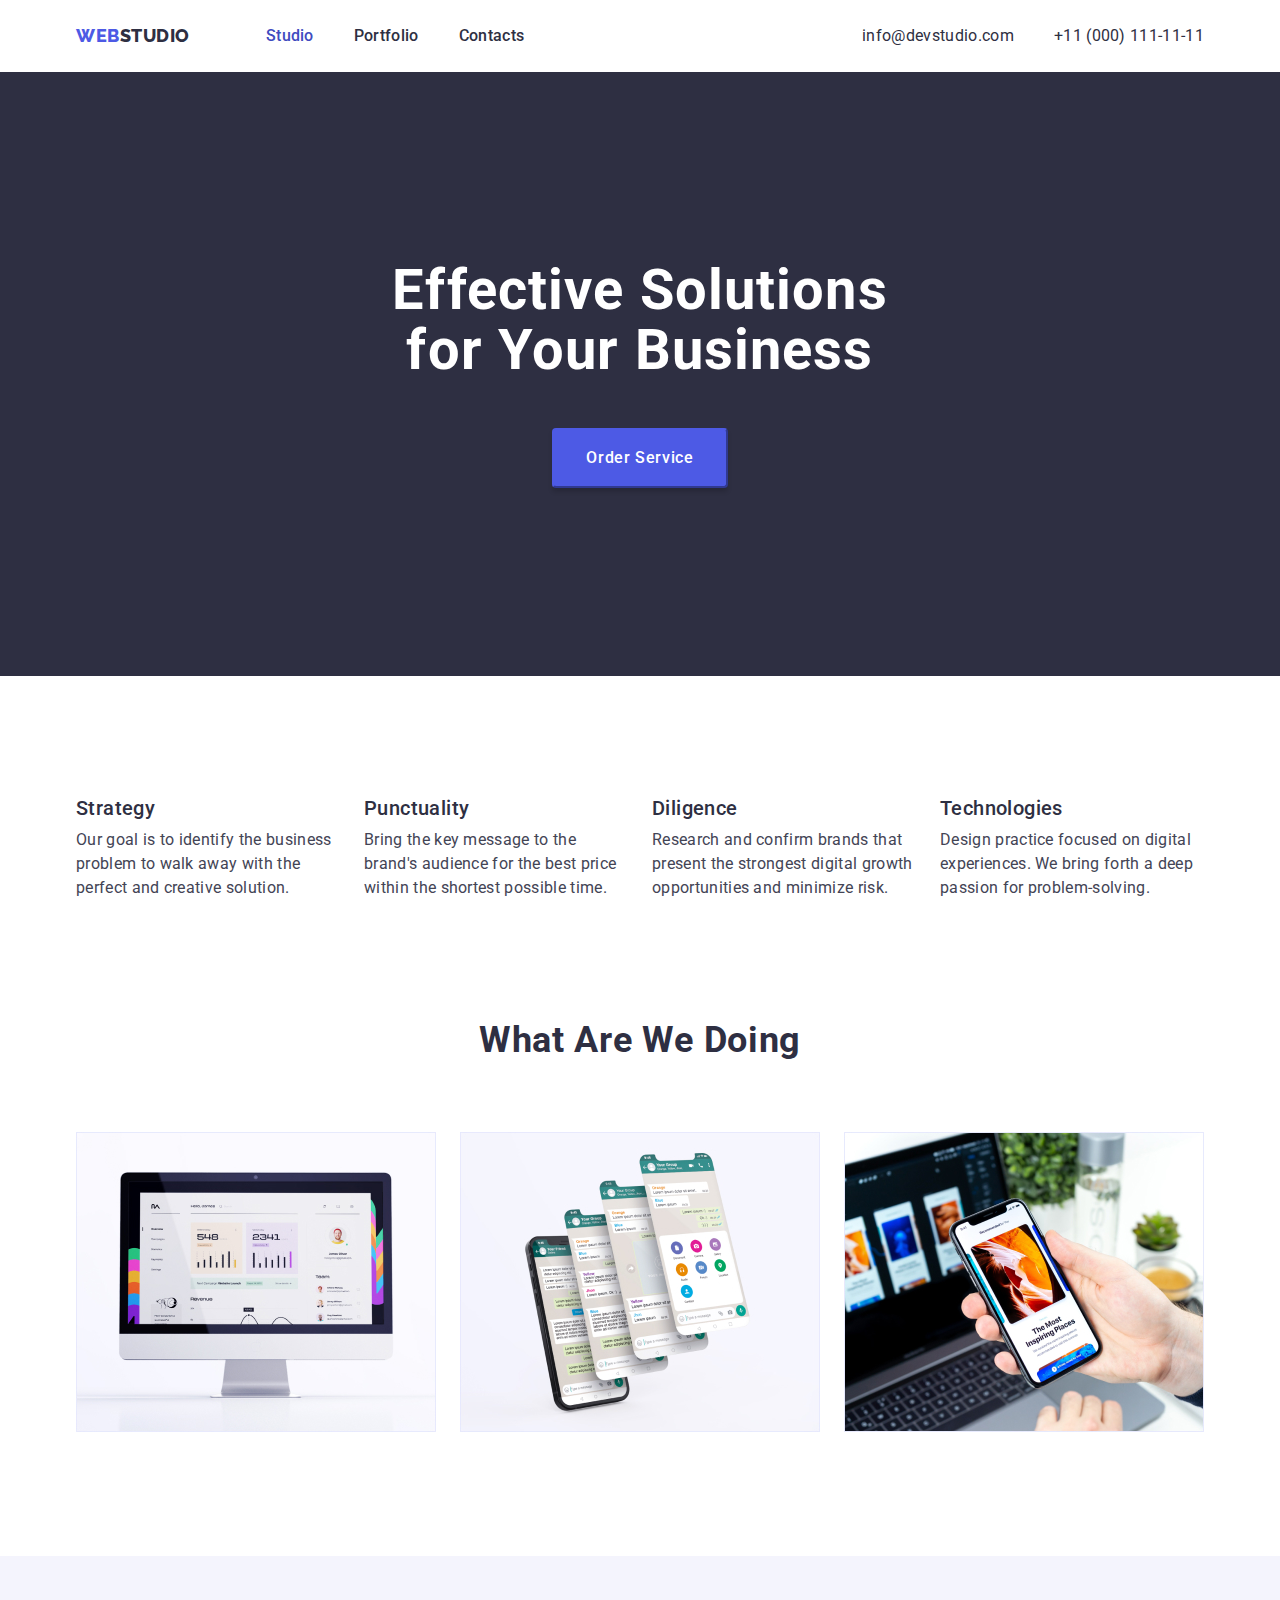
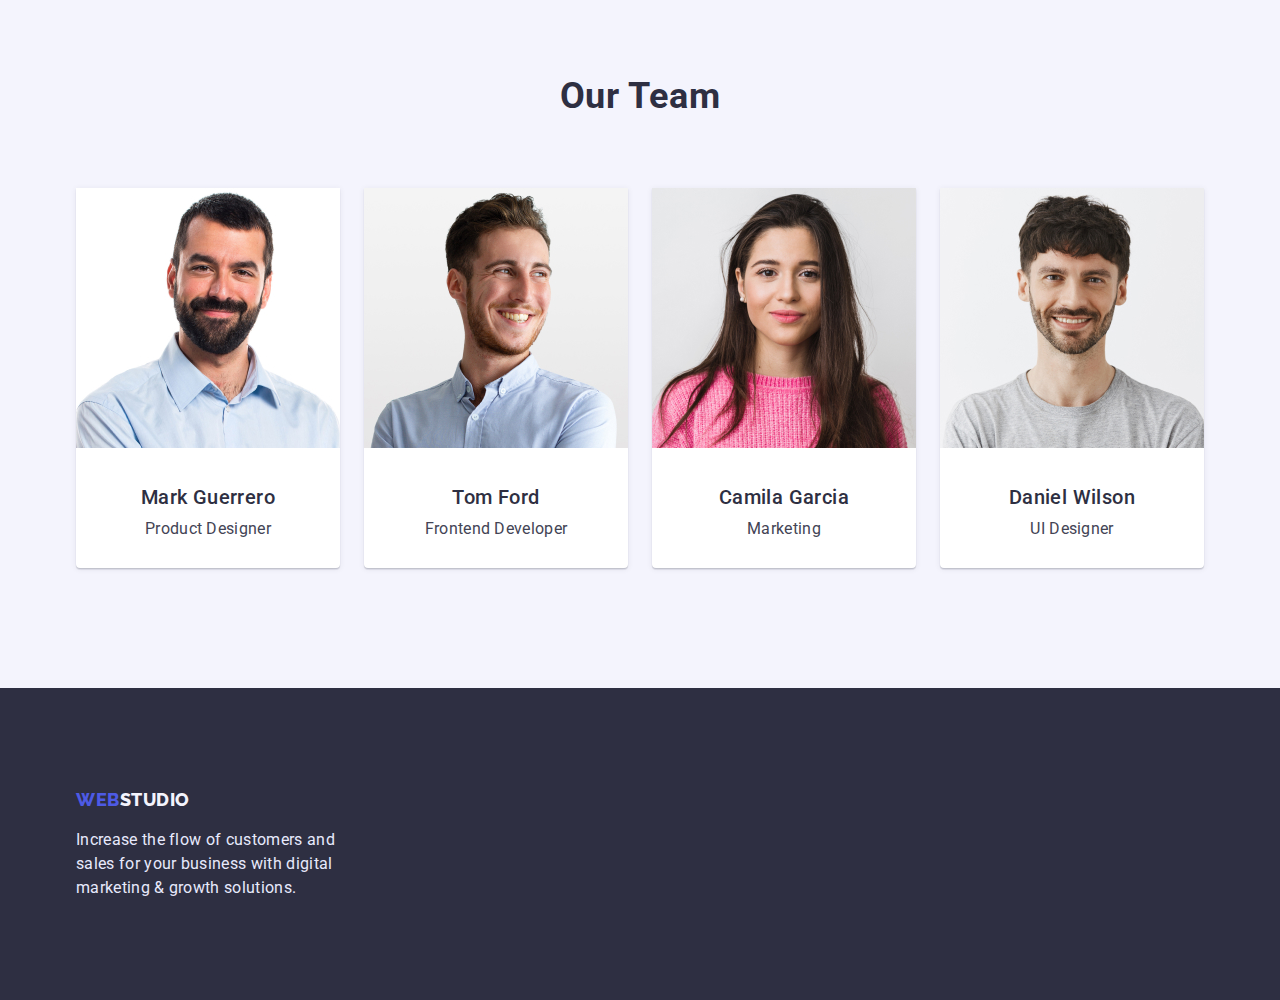
<file: index.html>
<!DOCTYPE html>
<html lang="en">
  <head>
    <meta charset="UTF-8" />
    <meta http-equiv="X-UA-Compatible" content="IE=edge" />
    <meta name="viewport" content="width=device-width, initial-scale=1.0" />
    <title>WebStudio</title>
    <link rel="preconnect" href="https://fonts.googleapis.com" />
    <link rel="preconnect" href="https://fonts.gstatic.com" crossorigin />
    <link
      href="https://fonts.googleapis.com/css2?family=Raleway:wght@800&family=Roboto:wght@400;500;700;900&display=swap"
      rel="stylesheet"
    />
    <link
      rel="stylesheet"
      href="https://cdnjs.cloudflare.com/ajax/libs/modern-normalize/1.1.0/modern-normalize.min.css"
    />
    <link rel="stylesheet" href="./сss/styles.css" />
  </head>
  <body>
    <header class="header">
      <div class="container main-nav">
        <nav class="header-nav main-nav">
          <a href="./index.html" class="header-logo"
            >Web<span class="header-logo-rside">Studio</span></a
          >
          <ul class="header-list list">
            <li class="header-list item">
              <a class="header-link link current" href="./index.html">Studio</a>
            </li>
            <li class="header-list item">
              <a class="header-link link" href="./portfolio.html">Portfolio</a>
            </li>
            <li class="header-list item">
              <a class="header-link link" href="">Contacts</a>
            </li>
          </ul>
        </nav>
        <address>
          <ul class="header-list-auth list">
            <li class="header-list-auth item">
              <a class="header-contacts" href="mailto:info@devstudio.com"
                >info@devstudio.com</a
              >
            </li>
            <li class="header-list-auth item">
              <a class="header-contacts" href="tel:+110001111111"
                >+11 (000) 111-11-11</a
              >
            </li>
          </ul>
        </address>
      </div>
    </header>
    <main>
      <section class="hero-section-background section">
        <div class="container">
          <h1 class="hero-section-header">
            Effective Solutions<br />for Your Business<br />
          </h1>
          <button class="hero-section-button text" type="button">
            Order Service
          </button>
        </div>
      </section>
      <section class="section">
        <div class="container">
          <h2 class="visually-hidden">Our Advantages</h2>
          <ul class="features-section-list list">
            <li class="features-section-list-item">
              <h3 class="features-section-miniheader">Strategy</h3>
              <p class="features-section-miniheader-text">
                Our goal is to identify the business problem to walk away with
                the perfect and creative solution.
              </p>
            </li>
            <li class="features-section-list-item">
              <h3 class="features-section-miniheader">Punctuality</h3>
              <p class="features-section-miniheader-text">
                Bring the key message to the brand's audience for the best price
                within the shortest possible time.
              </p>
            </li>
            <li class="features-section-list-item">
              <h3 class="features-section-miniheader">Diligence</h3>
              <p class="features-section-miniheader-text">
                Research and confirm brands that present the strongest digital
                growth opportunities and minimize risk.
              </p>
            </li>
            <li class="features-section-list-item">
              <h3 class="features-section-miniheader">Technologies</h3>
              <p class="features-section-miniheader-text">
                Design practice focused on digital experiences. We bring forth a
                deep passion for problem-solving.
              </p>
            </li>
          </ul>
        </div>
      </section>
      <section class="section services-section">
        <div class="container">
          <h2 class="services-section-header">What are we doing</h2>
          <ul class="services-section-photos list">
            <li class="services-section-photos-item">
              <img
                src="./images/img1.jpg"
                alt="services"
                width="360"
                height="300"
              />
            </li>
            <li class="services-section-photos-item">
              <img
                src="./images/img2.jpg"
                alt="services"
                width="360"
                height="300"
              />
            </li>
            <li class="services-section-photos-item">
              <img
                src="./images/img3.jpg"
                alt="services"
                width="360"
                height="300"
              />
            </li>
          </ul>
        </div>
      </section>
      <section class="team-section section">
        <div class="container">
          <h2 class="team-section-header">Our Team</h2>
          <ul class="team-section-list list">
            <li class="team-section-list-block">
              <img
                src="./images/mark.jpg"
                alt="team"
                width="264"
                height="260"
              />
              <h3 class="team-section-name">Mark Guerrero</h3>
              <p class="team-section-position">Product Designer</p>
            </li>
            <li class="team-section-list-block">
              <img src="./images/tom.jpg" alt="team" width="264" height="260" />
              <h3 class="team-section-name">Tom Ford</h3>
              <p class="team-section-position">Frontend Developer</p>
            </li>
            <li class="team-section-list-block">
              <img
                src="./images/camila.jpg"
                alt="team"
                width="264"
                height="260"
              />
              <h3 class="team-section-name">Camila Garcia</h3>
              <p class="team-section-position">Marketing</p>
            </li>
            <li class="team-section-list-block">
              <img
                src="./images/daniel.jpg"
                alt="team"
                width="264"
                height="260"
              />
              <h3 class="team-section-name">Daniel Wilson</h3>
              <p class="team-section-position">UI Designer</p>
            </li>
          </ul>
        </div>
      </section>
    </main>

    <footer class="footer-background">
      <div class="container">
        <a href="./index.html" class="footer-logo"
          >Web<span class="footer-logo-rside">Studio</span></a
        >
        <p class="footer-text">
          Increase the flow of customers and sales for your business with
          digital marketing & growth solutions.
        </p>
      </div>
    </footer>
  </body>
</html>
</file>
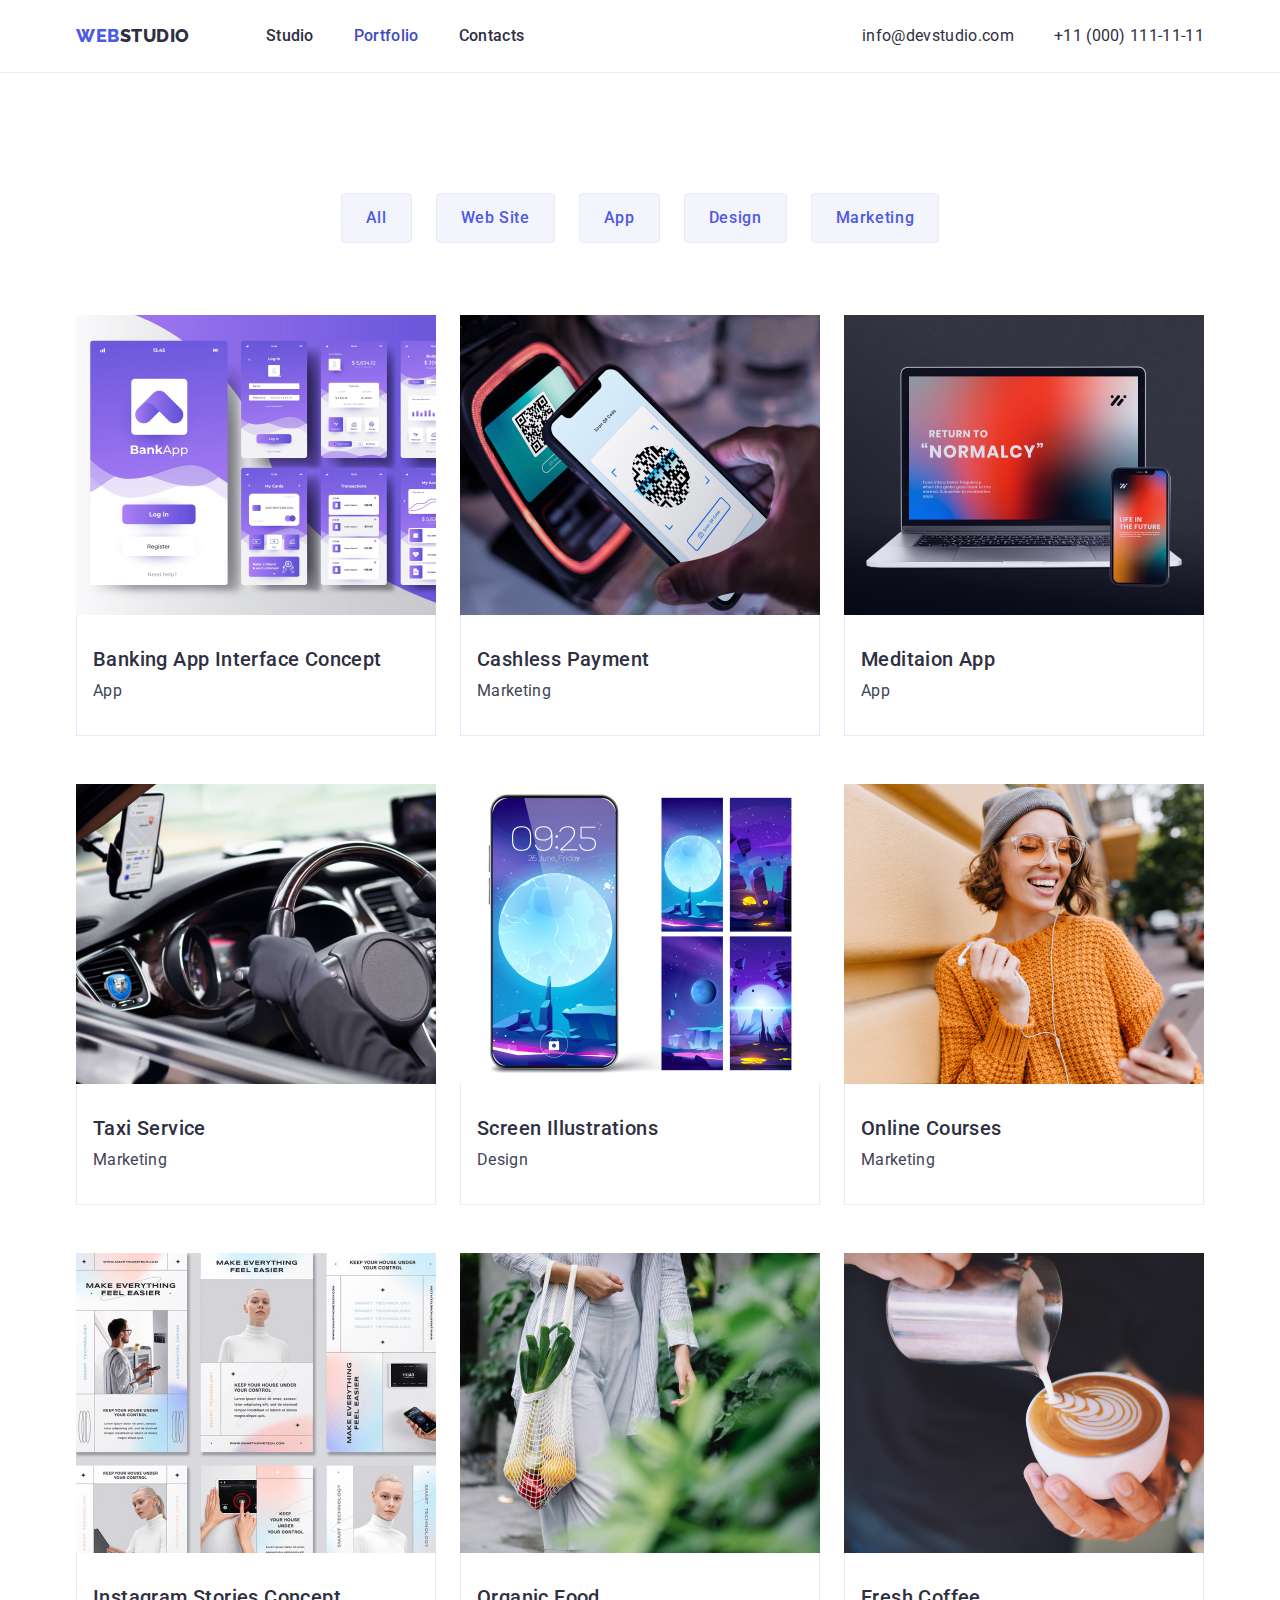
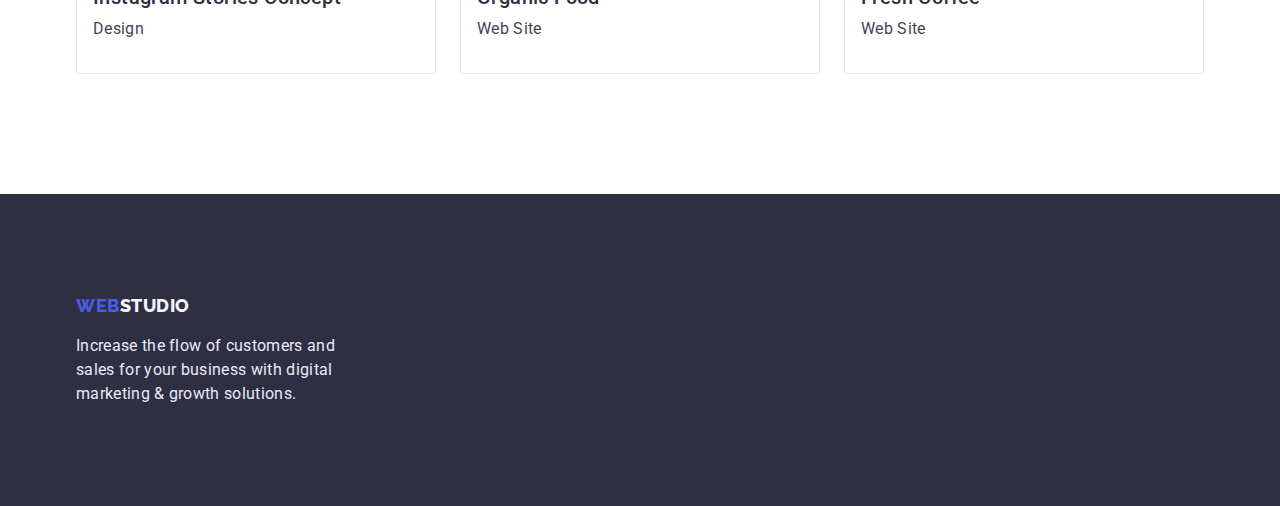
<file: portfolio.html>
<!DOCTYPE html>
<html lang="en">
  <head>
    <meta charset="UTF-8" />
    <meta http-equiv="X-UA-Compatible" content="IE=edge" />
    <meta name="viewport" content="width=device-width, initial-scale=1.0" />
    <title>WebStudio</title>
    <link rel="preconnect" href="https://fonts.googleapis.com" />
    <link rel="preconnect" href="https://fonts.gstatic.com" crossorigin />
    <link
      href="https://fonts.googleapis.com/css2?family=Raleway:wght@800&family=Roboto:wght@400;500;700;900&display=swap"
      rel="stylesheet"
    />
    <link
      rel="stylesheet"
      href="https://cdnjs.cloudflare.com/ajax/libs/modern-normalize/1.1.0/modern-normalize.min.css"
    />
    <link rel="stylesheet" href="./сss/styles.css" />
  </head>
  <body>
    <header class="header-portfolio">
      <div class="container main-nav">
        <nav class="header-nav main-nav">
          <a href="./index.html" class="header-logo"
            >Web<span class="header-logo-rside">Studio</span></a
          >
          <ul class="header-list list">
            <li class="header-list item">
              <a class="header-link link" href="./index.html">Studio</a>
            </li>
            <li class="header-list item">
              <a class="header-link link current" href="./portfolio.html"
                >Portfolio</a
              >
            </li>
            <li class="header-list item">
              <a class="header-link link" href="">Contacts</a>
            </li>
          </ul>
        </nav>
        <address>
          <ul class="header-list-auth list">
            <li class="header-list-auth item">
              <a class="header-contacts" href="mailto:info@devstudio.com"
                >info@devstudio.com</a
              >
            </li>
            <li class="header-list-auth item">
              <a class="header-contacts" href="tel:+110001111111"
                >+11 (000) 111-11-11</a
              >
            </li>
          </ul>
        </address>
      </div>
    </header>
    <main class="portfolio-padding-zero">
      <section class="section portfolio-section">
        <div class="container">
          <h1 class="visually-hidden"></h1>
          <ul class="buttons list">
            <li><button type="button" class="buttons-filter">All</button></li>
            <li>
              <button type="button" class="buttons-filter">Web Site</button>
            </li>
            <li><button type="button" class="buttons-filter">App</button></li>
            <li>
              <button type="button" class="buttons-filter">Design</button>
            </li>
            <li>
              <button type="button" class="buttons-filter">Marketing</button>
            </li>
          </ul>
          <ul class="portfolio-images-list list">
            <li class="portfolio-images-block">
              <img
                class="image-fix"
                src="./images/app-interface.jpg"
                alt="App Interface"
                width="360"
                height="300"
              />
              <div class="portfolio-images-motion">
                <h3 class="portfolio-images-miniheader">
                  Banking App Interface Concept
                </h3>
                <p class="portfolio-images-text">App</p>
              </div>
            </li>
            <li class="portfolio-images-block">
              <img
                class="image-fix"
                src="./images/payment.jpg"
                alt="Cashless Payment"
                width="360"
                height="300"
              />
              <div class="portfolio-images-motion">
                <h3 class="portfolio-images-miniheader">Cashless Payment</h3>
                <p class="portfolio-images-text">Marketing</p>
              </div>
            </li>
            <li class="portfolio-images-block">
              <img
                class="image-fix"
                src="./images/meditation-app.jpg"
                alt="Meditaion App"
                width="360"
                height="300"
              />
              <div class="portfolio-images-motion">
                <h3 class="portfolio-images-miniheader">Meditaion App</h3>
                <p class="portfolio-images-text">App</p>
              </div>
            </li>
            <li class="portfolio-images-block">
              <img
                class="image-fix"
                src="./images/taxi-service.jpg"
                alt="Taxi Service"
                width="360"
                height="300"
              />
              <div class="portfolio-images-motion">
                <h3 class="portfolio-images-miniheader">Taxi Service</h3>
                <p class="portfolio-images-text">Marketing</p>
              </div>
            </li>
            <li class="portfolio-images-block">
              <img
                class="image-fix"
                src="./images/screenshots.jpg"
                alt="Screen Illustrations"
                width="360"
                height="300"
              />
              <div class="portfolio-images-motion">
                <h3 class="portfolio-images-miniheader">
                  Screen Illustrations
                </h3>
                <p class="portfolio-images-text">Design</p>
              </div>
            </li>
            <li class="portfolio-images-block">
              <img
                class="image-fix"
                src="./images/courses.jpg"
                alt="Online Courses"
                width="360"
                height="300"
              />
              <div class="portfolio-images-motion">
                <h3 class="portfolio-images-miniheader">Online Courses</h3>
                <p class="portfolio-images-text">Marketing</p>
              </div>
            </li>
            <li class="portfolio-images-block">
              <img
                class="image-fix"
                src="./images/instagram.jpg"
                alt="Instagram Stories Concept"
                width="360"
                height="300"
              />
              <div class="portfolio-images-motion">
                <h3 class="portfolio-images-miniheader">
                  Instagram Stories Concept
                </h3>
                <p class="portfolio-images-text">Design</p>
              </div>
            </li>
            <li class="portfolio-images-block">
              <img
                class="image-fix"
                src="./images/food.jpg"
                alt="Organic Food"
                width="360"
                height="300"
              />
              <div class="portfolio-images-motion">
                <h3 class="portfolio-images-miniheader">Organic Food</h3>
                <p class="portfolio-images-text">Web Site</p>
              </div>
            </li>
            <li class="portfolio-images-block">
              <img
                class="image-fix"
                src="./images/coffee.jpg"
                alt="Fresh Coffee"
                width="360"
                height="300"
              />
              <div class="portfolio-images-motion">
                <h3 class="portfolio-images-miniheader">Fresh Coffee</h3>
                <p class="portfolio-images-text">Web Site</p>
              </div>
            </li>
          </ul>
        </div>
      </section>
    </main>
    <footer class="footer-background">
      <div class="container">
        <a href="./index.html" class="footer-logo"
          >Web<span class="footer-logo-rside">Studio</span></a
        >
        <p class="footer-text">
          Increase the flow of customers and sales for your business with
          digital marketing & growth solutions.
        </p>
      </div>
    </footer>
  </body>
</html>
</file>
<file: сss/styles.css>
:root {
  --accent-color: #404bbf;
  --common-color: #2e2f42;
  --white-color: #ffffff;
  --logo-n-button-color: #4d5ae5;
  --diff-text-color: #434455;
  --our-team-background: #f4f4fd;
  --footer-text: #e7e9fc;
}

body {
  font-family: Roboto, sans-serif;
  background-color: var(--white-color);
  color: var(--common-color);
}

.container {
  width: 1158px;
  padding-left: 15px;
  padding-right: 15px;
  margin: 0 auto;
}

.section {
  padding-top: 120px;
  padding-bottom: 120px;
}

.header-logo,
.footer-logo {
  font-family: 'Raleway';
  font-weight: 800;
  font-size: 18px;
  line-height: 1.33;
  text-transform: uppercase;
  text-decoration: none;
  letter-spacing: 0.03em;
  color: var(--logo-n-button-color);
}

.list {
  list-style: none;
  margin-top: 0;
  margin-bottom: 0;
}

.main-nav {
  display: flex;
  align-items: center;
  justify-content: space-between;
}

.header,
.header-portfolio {
  padding-top: 24px;
  padding-bottom: 24px;
}

.header-list {
  display: flex;
  padding: 0;
  gap: 40px;
}

.header-logo {
  margin-right: 76px;
}

.header-list-auth {
  display: flex;
  padding: 0;
}

.header-list-auth .item + .item {
  margin-left: 40px;
}

.header-logo-rside {
  color: var(--common-color);
}

.header-portfolio {
  border-bottom: 1px solid #e7e9fc;
}

.link {
  display: block;
  text-decoration: none;
  font-weight: 500;
  font-size: 16px;
  line-height: 1.5;
  letter-spacing: 0.02em;

  color: var(--common-color);
}

.header-contacts {
  text-decoration: none;
  font-style: normal;
  font-weight: 400;
  font-size: 16px;
  line-height: 1.5;
  letter-spacing: 0.02em;

  color: var(--contacts-color);
}

.link:hover,
.link:focus,
.link.current {
  color: var(--accent-color);
}

.header-contacts:hover,
.header-contacts:focus {
  color: var(--accent-color);
}

.hero-section-background {
  background-color: var(--common-color);
  margin-top: 0;
  margin-bottom: 0;
  padding-top: 188px;
  padding-bottom: 188px;
}

.hero-section-header {
  font-weight: 700;
  font-size: 56px;
  line-height: calc(60 / 56);
  text-align: center;
  letter-spacing: 0.02em;
  margin-top: 0;
  margin-bottom: 48px;

  color: var(--white-color);
}

.hero-section-button {
  display: inline-block;
  min-width: 105px;
  min-height: 24px;
  cursor: pointer;
  padding: 16px 32px;

  box-shadow: 0px 4px 4px rgba(0, 0, 0, 0.15);
  border-radius: 4px;

  border-color: var(--logo-n-button-color);
  background-color: var(--logo-n-button-color);
}

.hero-section-button:hover {
  background-color: var(--accent-color);
  border-color: var(--accent-color);
}

.hero-section-button.text {
  font-family: 'Roboto';
  font-weight: 500;
  font-size: 16px;
  line-height: 1.5;
  letter-spacing: 0.04em;

  margin: 0 auto;
  display: block;
  text-align: center;

  color: var(--white-color);
}

/*Приховані заголовки*/
.visually-hidden {
  position: absolute;
  white-space: nowrap;
  width: 1px;
  height: 1px;
  overflow: hidden;
  border: 0;
  padding: 0;
  clip: rect(0 0 0 0);
  clip-path: inset(50%);
  margin: -1px;
}

.features-section-list {
  display: flex;
  flex-wrap: wrap;
  padding: 0;
}

.features-section-list-item {
  width: 264px;
  margin-right: 24px;
}

.features-section-list-item:nth-child(4n) {
  margin-right: 0;
}

.features-section-miniheader {
  font-weight: 500;
  font-size: 20px;
  line-height: calc(24 / 20);
  letter-spacing: 0.02em;
  margin-bottom: 8px;
  margin-top: 0;

  color: var(--common-color);
}

.features-section-miniheader-text {
  font-size: 16px;
  line-height: 1.5;
  letter-spacing: 0.02em;
  margin-bottom: 0;
  margin-top: 0;

  color: var(--diff-text-color);
}

.services-section-header,
.team-section-header {
  font-weight: 700;
  font-size: 36px;
  line-height: calc(40 / 36);

  text-align: center;
  letter-spacing: 0.02em;
  text-transform: capitalize;
  margin: 0;

  color: var(--common-color);
}

.services-section {
  padding-top: 0;
}

.services-section-header {
  margin-bottom: 72px;
}

.services-section-photos {
  display: flex;
  flex-wrap: wrap;
  justify-content: space-between;
  padding: 0;
}

.services-section-photos-item {
  width: 360px;
}

.team-section-header {
  margin-bottom: 72px;
  margin-top: 0;
}

.team-section {
  background-color: var(--our-team-background);
  margin-bottom: 0;
  margin-top: 0;
}

.team-section-list {
  display: flex;
  flex-wrap: wrap;
  justify-content: space-between;
  padding: 0;
}

.team-section-list-block {
  width: 264px;
  height: 380px;

  background-color: var(--white-color);

  box-shadow: 0px 1px 6px rgba(46, 47, 66, 0.08),
    0px 1px 1px rgba(46, 47, 66, 0.16), 0px 2px 1px rgba(46, 47, 66, 0.08);
  border-radius: 0px 0px 4px 4px;
}

.team-section-name {
  font-weight: 500;
  font-size: 20px;
  line-height: calc(24 / 20);
  text-align: center;
  letter-spacing: 0.02em;
  margin-bottom: 0;
  margin-top: 32px;

  color: var(--common-color);
}
.team-section-position {
  font-size: 16px;
  line-height: 1.5;
  text-align: center;
  letter-spacing: 0.02em;
  margin-bottom: 0;
  margin-top: 8px;

  color: var(--diff-text-color);
}

.team-section-list {
  margin-top: 0;
  margin-bottom: 0;
}

.footer-background {
  background-color: var(--common-color);
  margin-bottom: 0;
  margin-top: 0;
  padding-top: 100px;
  padding-bottom: 100px;
}
.footer-logo-rside {
  color: var(--our-team-background);
}
.footer-text {
  width: 264px;
  font-size: 16px;
  line-height: 1.5;
  letter-spacing: 0.02em;
  margin-bottom: 0;
  margin-top: 16px;

  color: var(--footer-text);
}

.footer-logo {
  margin-bottom: 0;
  margin-top: 0;
}

/*Portfolio*/

.buttons {
  display: flex;
  justify-content: center;
  gap: 24px;
  padding: 0;
  margin-bottom: 72px;
  margin-top: 0;
}

.buttons-filter {
  background-color: var(--our-team-background);
  border: 1px solid var(--footer-text);
  cursor: pointer;
  border-radius: 4px;
  font-weight: 500;
  font-size: 16px;
  line-height: 1.5;
  text-align: center;
  letter-spacing: 0.04em;
  min-width: 24px;
  padding: 12px 24px;

  color: var(--logo-n-button-color);
}

.buttons-filter:hover {
  background-color: var(--accent-color);
  border-color: var(--accent-color);
  color: var(--white-color);

  box-shadow: 0px 3px 1px rgba(0, 0, 0, 0.1), 0px 2px 1px rgba(0, 0, 0, 0.08),
    0px 2px 2px rgba(0, 0, 0, 0.12);
  border-radius: 4px;
}

.portfolio-images-list {
  display: flex;
  flex-wrap: wrap;
  padding: 0;
  gap: 48px 24px;
}

.portfolio-images-motion {
  margin-top: 0;
  margin-bottom: 0;
  border-top: none;
  border-bottom: 1px solid var(--footer-text);
  border-left: 1px solid var(--footer-text);
  border-right: 1px solid var(--footer-text);
  padding-top: 32px;
  padding-left: 16px;
  padding-bottom: 32px;
}

.portfolio-images-block {
  width: 360px;
  height: 100%;
  background-color: var(--white-color);
  margin-top: 0;
  margin-bottom: 0;
}

.image-fix {
  display: block;
  max-width: 100%;
  height: auto;
}

.portfolio-images-miniheader {
  font-weight: 500;
  font-size: 20px;
  line-height: calc(24 / 20);
  letter-spacing: 0.02em;
  margin-bottom: 0;
  margin-top: 0;

  color: var(--common-color);
}

.portfolio-images-text {
  font-size: 16px;
  line-height: 24px;
  letter-spacing: 0.02em;
  margin-bottom: 0;
  margin-top: 8px;

  color: var(--diff-text-color);
}

/*  */
</file>
